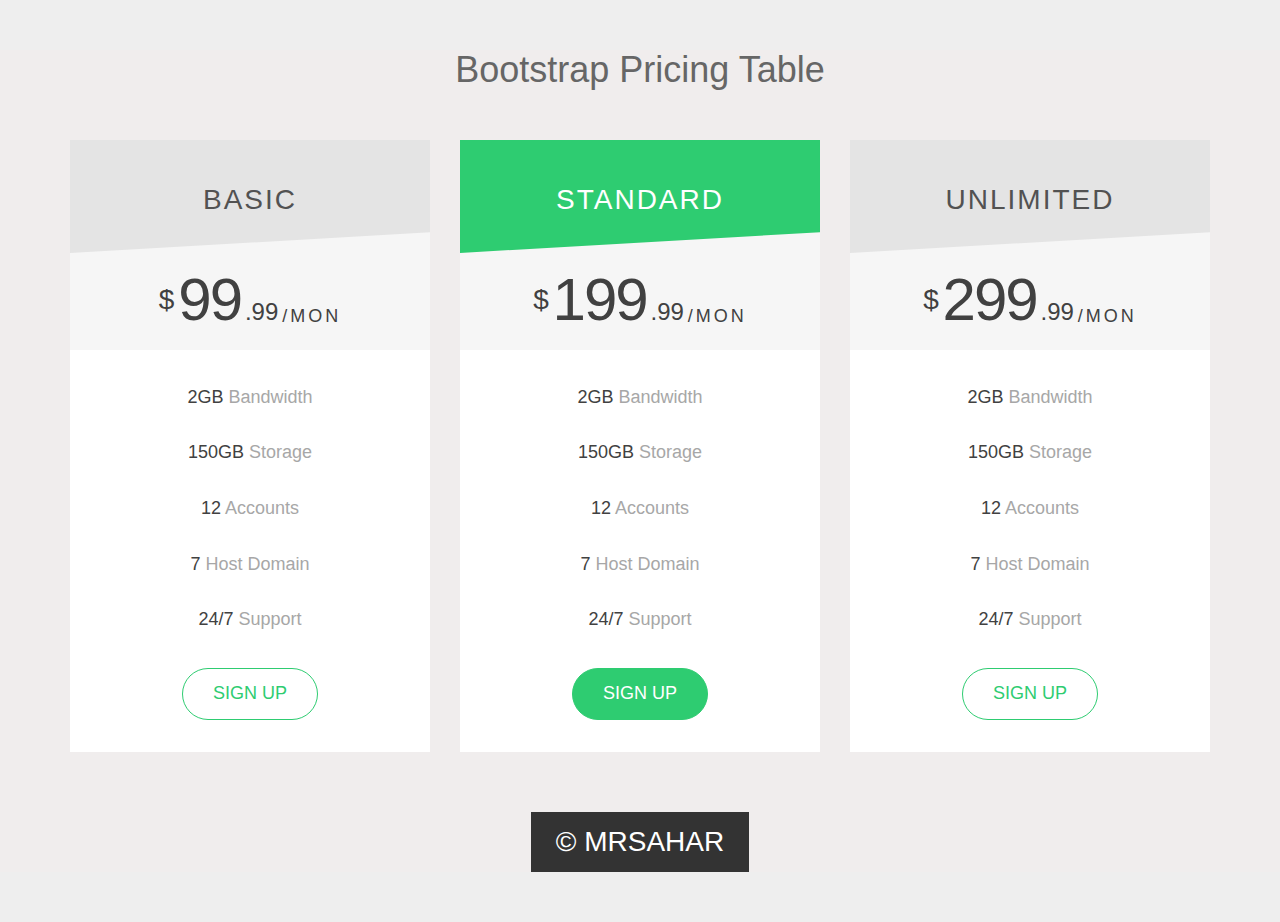
<file: pricing.html>
<!DOCTYPE html>
<html lang="en">
<head>
    <meta charset="UTF-8">
    <meta http-equiv="X-UA-Compatible" content="IE=edge">
    <meta name="viewport" content="width=device-width, initial-scale=1.0">
    <link rel="stylesheet" href="https://maxcdn.bootstrapcdn.com/font-awesome/4.5.0/css/font-awesome.min.css" />
    <link rel="stylesheet" href="https://maxcdn.bootstrapcdn.com/bootstrap/3.3.5/css/bootstrap.min.css" />
    <link rel="stylesheet" href="./css/pricing.css" />

    <title>Document</title>
</head>
<body>
    <! ========================  
    Syed Sahar Ali Raza      
  ========================  !>
<div id="generic_price_table">   
<section>
        <div class="container">
            <div class="row">
                <div class="col-md-12">
                    <!--PRICE HEADING START-->
                    <div class="price-heading clearfix">
                        <h1>Bootstrap Pricing Table</h1>
                    </div>
                    <!--//PRICE HEADING END-->
                </div>
            </div>
        </div>
        <div class="container">
            
            <!--BLOCK ROW START-->
            <div class="row">
                <div class="col-md-4">
                
                  <!--PRICE CONTENT START-->
                    <div class="generic_content clearfix">
                        
                        <!--HEAD PRICE DETAIL START-->
                        <div class="generic_head_price clearfix">
                        
                            <!--HEAD CONTENT START-->
                            <div class="generic_head_content clearfix">
                            
                              <!--HEAD START-->
                                <div class="head_bg"></div>
                                <div class="head">
                                    <span>Basic</span>
                                </div>
                                <!--//HEAD END-->
                                
                            </div>
                            <!--//HEAD CONTENT END-->
                            
                            <!--PRICE START-->
                            <div class="generic_price_tag clearfix">  
                                <span class="price">
                                    <span class="sign">$</span>
                                    <span class="currency">99</span>
                                    <span class="cent">.99</span>
                                    <span class="month">/MON</span>
                                </span>
                            </div>
                            <!--//PRICE END-->
                            
                        </div>                            
                        <!--//HEAD PRICE DETAIL END-->
                        
                        <!--FEATURE LIST START-->
                        <div class="generic_feature_list">
                          <ul>
                              <li><span>2GB</span> Bandwidth</li>
                                <li><span>150GB</span> Storage</li>
                                <li><span>12</span> Accounts</li>
                                <li><span>7</span> Host Domain</li>
                                <li><span>24/7</span> Support</li>
                            </ul>
                        </div>
                        <!--//FEATURE LIST END-->
                        
                        <!--BUTTON START-->
                        <div class="generic_price_btn clearfix">
                          <a class="" href="">Sign up</a>
                        </div>
                        <!--//BUTTON END-->
                        
                    </div>
                    <!--//PRICE CONTENT END-->
                        
                </div>
                
                <div class="col-md-4">
                
                  <!--PRICE CONTENT START-->
                    <div class="generic_content active clearfix">
                        
                        <!--HEAD PRICE DETAIL START-->
                        <div class="generic_head_price clearfix">
                        
                            <!--HEAD CONTENT START-->
                            <div class="generic_head_content clearfix">
                            
                              <!--HEAD START-->
                                <div class="head_bg"></div>
                                <div class="head">
                                    <span>Standard</span>
                                </div>
                                <!--//HEAD END-->
                                
                            </div>
                            <!--//HEAD CONTENT END-->
                            
                            <!--PRICE START-->
                            <div class="generic_price_tag clearfix">  
                                <span class="price">
                                    <span class="sign">$</span>
                                    <span class="currency">199</span>
                                    <span class="cent">.99</span>
                                    <span class="month">/MON</span>
                                </span>
                            </div>
                            <!--//PRICE END-->
                            
                        </div>                            
                        <!--//HEAD PRICE DETAIL END-->
                        
                        <!--FEATURE LIST START-->
                        <div class="generic_feature_list">
                          <ul>
                              <li><span>2GB</span> Bandwidth</li>
                                <li><span>150GB</span> Storage</li>
                                <li><span>12</span> Accounts</li>
                                <li><span>7</span> Host Domain</li>
                                <li><span>24/7</span> Support</li>
                            </ul>
                        </div>
                        <!--//FEATURE LIST END-->
                        
                        <!--BUTTON START-->
                        <div class="generic_price_btn clearfix">
                          <a class="" href="">Sign up</a>
                        </div>
                        <!--//BUTTON END-->
                        
                    </div>
                    <!--//PRICE CONTENT END-->
                        
                </div>
                <div class="col-md-4">
                
                  <!--PRICE CONTENT START-->
                    <div class="generic_content clearfix">
                        
                        <!--HEAD PRICE DETAIL START-->
                        <div class="generic_head_price clearfix">
                        
                            <!--HEAD CONTENT START-->
                            <div class="generic_head_content clearfix">
                            
                              <!--HEAD START-->
                                <div class="head_bg"></div>
                                <div class="head">
                                    <span>Unlimited</span>
                                </div>
                                <!--//HEAD END-->
                                
                            </div>
                            <!--//HEAD CONTENT END-->
                            
                            <!--PRICE START-->
                            <div class="generic_price_tag clearfix">  
                                <span class="price">
                                    <span class="sign">$</span>
                                    <span class="currency">299</span>
                                    <span class="cent">.99</span>
                                    <span class="month">/MON</span>
                                </span>
                            </div>
                            <!--//PRICE END-->
                            
                        </div>                            
                        <!--//HEAD PRICE DETAIL END-->
                        
                        <!--FEATURE LIST START-->
                        <div class="generic_feature_list">
                          <ul>
                              <li><span>2GB</span> Bandwidth</li>
                                <li><span>150GB</span> Storage</li>
                                <li><span>12</span> Accounts</li>
                                <li><span>7</span> Host Domain</li>
                                <li><span>24/7</span> Support</li>
                            </ul>
                        </div>
                        <!--//FEATURE LIST END-->
                        
                        <!--BUTTON START-->
                        <div class="generic_price_btn clearfix">
                          <a class="" href="">Sign up</a>
                        </div>
                        <!--//BUTTON END-->
                        
                    </div>
                    <!--//PRICE CONTENT END-->
                        
                </div>
            </div>  
            <!--//BLOCK ROW END-->
            
        </div>
    </section>             
  <footer>
      <a class="bottom_btn" href="#">&copy; MrSahar</a>
    </footer>
</div>
</body>
</html>
</file>
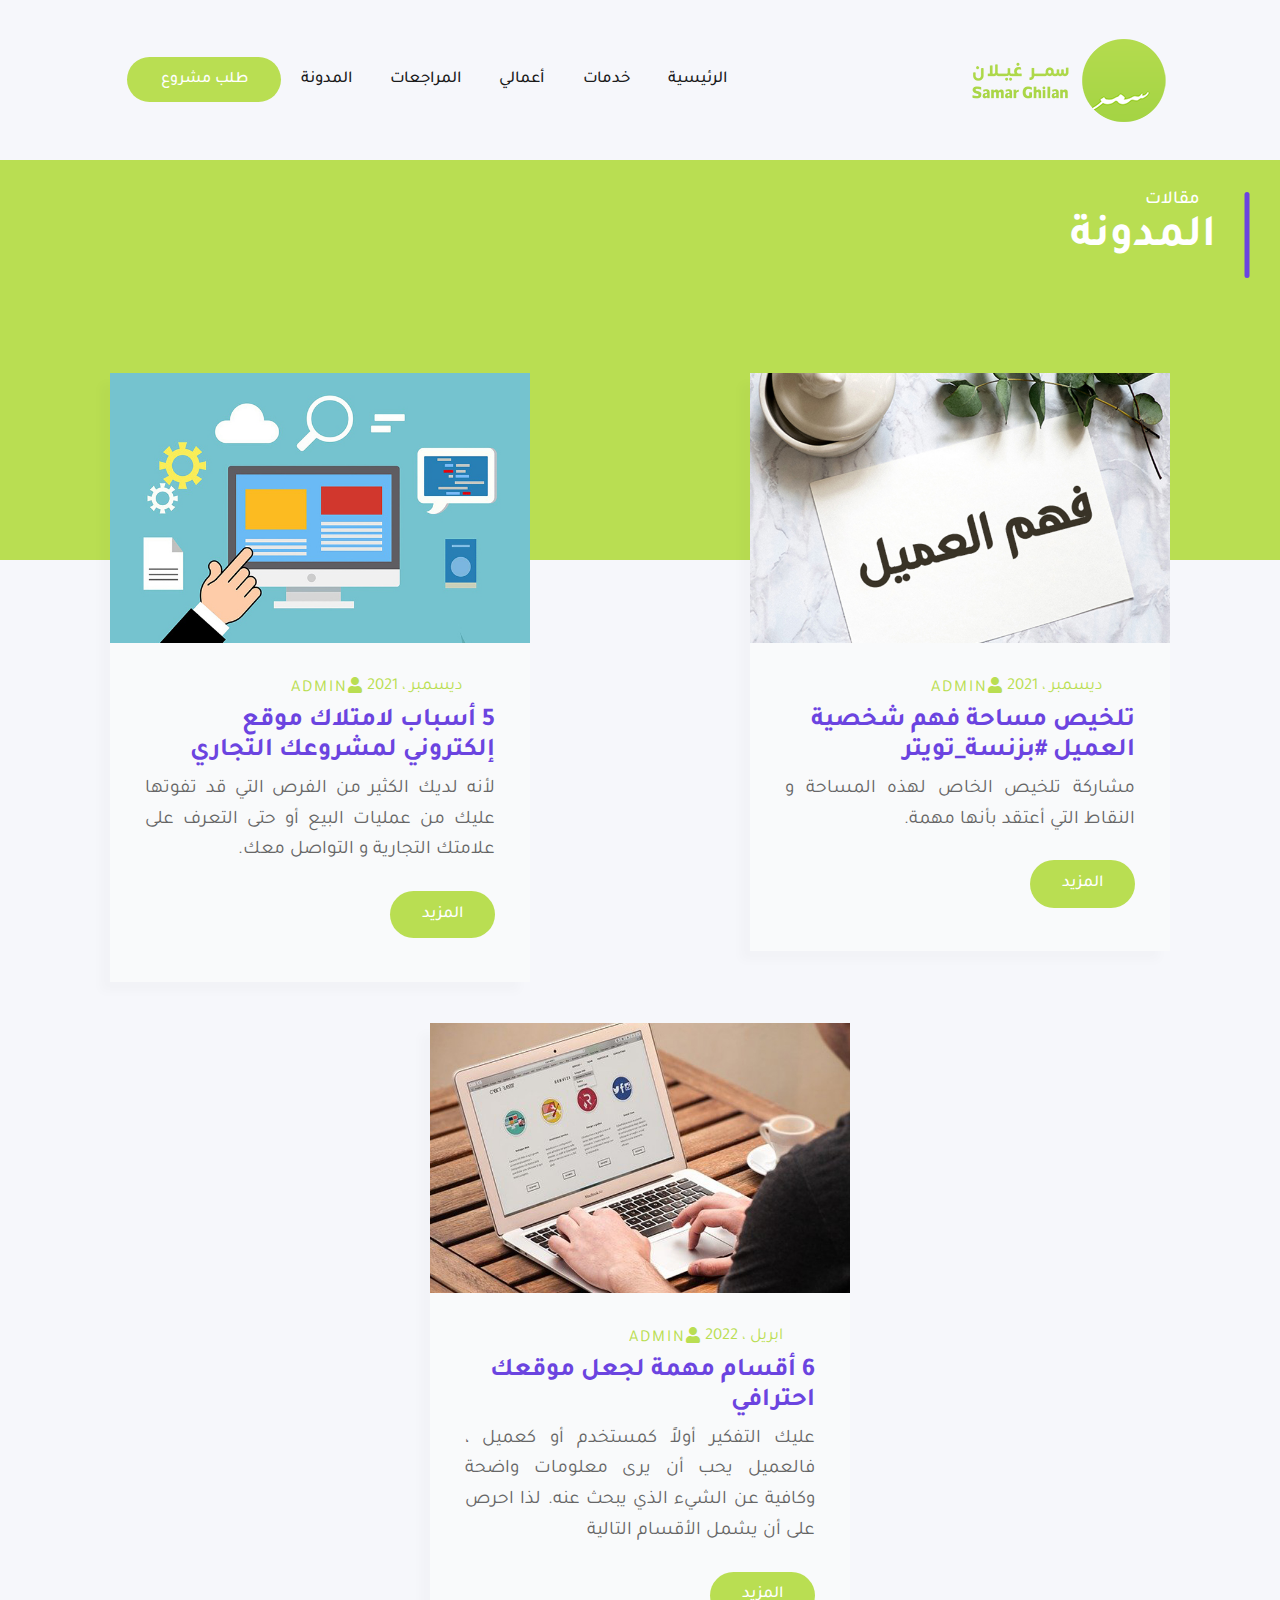
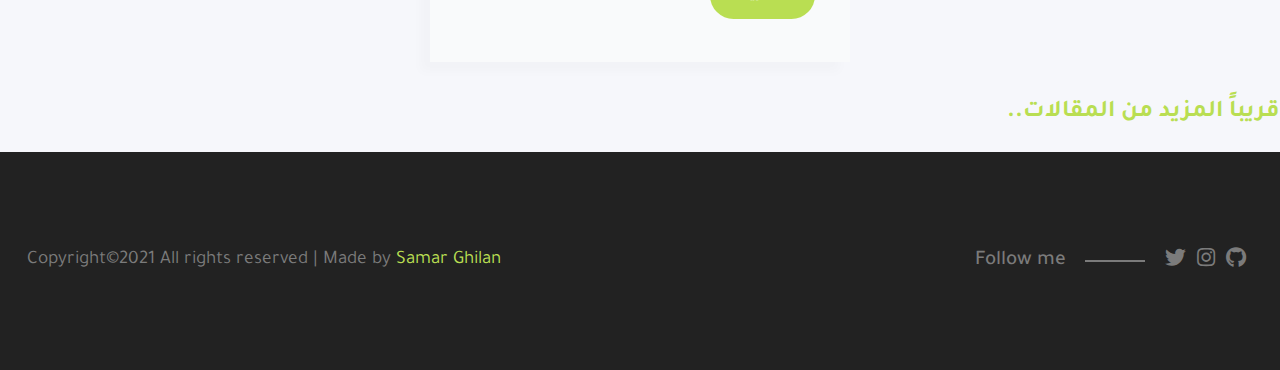
<file: blog/blog.html>
<html lang="ar">

<head>
  <meta charset="UTF-8">
  <meta http-equiv="X-UA-Compatible" content="IE=edge">
  <meta name="viewport" content="width=device-width, initial-scale=1.0">
  <link rel="icon" href="/img/icon.png" />
  <link rel="stylesheet" href="/css/blogstyle.css" />
  <link rel="stylesheet" href="https://cdnjs.cloudflare.com/ajax/libs/font-awesome/5.15.1/css/all.min.css" />
  <link rel="stylesheet" href="/css/blogstyle.css" />
  <title>المدونة</title>
</head>

<body>
  <header id="header" dir="rtl">
    <nav>
      <div class="container">
        <div class="logo">
          <img src="/img/small-logo2.png" alt="" />
        </div>

        <div class="links">
          <ul>

            <li>
              <a href="/#header">الرئيسية</a>
            </li>
            <li>
              <a href="/#services">خدمات</a>
            </li>
            <li>
              <a href="/#portfolio">أعمالي</a>
            </li>

            <li>
              <a href="/#testimonials">المراجعات</a>
            </li>
            <li>
              <a href="/blog/blog.html">المدونة</a>
            </li>

            <li>
              <a href="/#hireme" class="active">طلب مشروع </a>
            </li>
          </ul>
        </div>


        <div class="hamburger-menu">
          <div class="bar"></div>
        </div>
      </div>
    </nav>



  </header>
  <section class="blog section " dir="rtl" |>
    <div class="background-bg">

    </div>
    <div class="container grid">
      <div class="section-header">
        <h3 class="title" data-title="مقالات ">المدونة</h3>
        <p class="text">
          تجد هنا الإفادة و تعيش معي تجاربي
        </p>
      </div>
      <div class="blog-wrapper">
        <div class="blog-wrap">


          <div class="blog-card">
            <div class="blog-image">
              <img src="/img/فهم-العميل.jpg" alt="" />
            </div>

            <div class="blog-content">
              <div class="blog-info">
                <h5 class="blog-date">ديسمبر ، 2021</h5>
                <h5 class="blog-user"><i class="fas fa-user"></i>Admin</h5>
              </div>
              <h3 class="title-sm"> تلخيص مساحة فهم شخصية العميل #بزنسة_تويتر </h3>
              <p class="blog-text">
                مشاركة تلخيص الخاص لهذه المساحة و النقاط التي أعتقد بأنها مهمة.

              </p>
              <a href="./blogs/فهم-شخصية-العميل-بزنسة-تويتر.html" class="btn small">المزيد</a>
            </div>
          </div>
        </div>
        <div class="blog-wrap">
          <div class="blog-card">
            <div class="blog-image">
              <img src="/img/web.jpg" alt="" />
            </div>

            <div class="blog-content">
              <div class="blog-info">
                <h5 class="blog-date">ديسمبر ، 2021</h5>
                <h5 class="blog-user"><i class="fas fa-user"></i>Admin</h5>
              </div>
              <h3 class="title-sm"> 5 أسباب لامتلاك موقع إلكتروني لمشروعك التجاري</h3>
              <p class="blog-text">
                لأنه لديك الكثير من الفرص التي قد تفوتها عليك من عمليات البيع أو حتى التعرف على علامتك التجارية و
                التواصل
                معك.
              </p>
              <a href="./blogs/reasone-to-have-website-for-business.html" class="btn small">المزيد</a>
            </div>
          </div>


        </div>

        <div class="blog-wrap">
          <div class="blog-card">
            <div class="blog-image">
              <img src="/img/blog3.jpg" alt="" />
            </div>

            <div class="blog-content">
              <div class="blog-info">
                <h5 class="blog-date">ابريل ، 2022</h5>
                <h5 class="blog-user"><i class="fas fa-user"></i>Admin</h5>
              </div>
              <h3 class="title-sm"> 6 أقسام مهمة لجعل موقعك احترافي</h3>
              <p class="blog-text">عليك التفكير أولاً كمستخدم أو كعميل ، فالعميل يحب أن يرى معلومات واضحة وكافية عن الشيء الذي يبحث عنه. لذا احرص على أن يشمل الأقسام التالية
              </p>
              <a href="./blogs/6-أقسام-مهمة-لجعل-موقعك-احترافي.html" class="btn small">المزيد</a>
            </div>
          </div>


        </div>

      </div>
    </div>


    <h2>قريباً المزيد من المقالات..</h2>
  </section>
  <footer class="footer">
    <div class="container">

      <div class="bottom-footer">
        <div class="copyright">
          <p class="text">
            Copyright&copy;2021 All rights reserved | Made by
            <span>Samar Ghilan</span>
          </p>
        </div>

        <div class="followme-wrap">
          <div class="followme">
            <h3>Follow me</h3>
            <span class="footer-line"></span>
            <div class="social-media">

              <a href="https://mobile.twitter.com/samar_225">
                <i class="fab fa-twitter"></i>
              </a>
              <a href="https://www.instagram.com/samar225/">
                <i class="fab fa-instagram"></i>
              </a>
              <a href="https://github.com/samar225?tab=repositories">
                <i class="fab fa-github"></i>
              </a>
            </div>
          </div>


        </div>
      </div>
    </div>
  </footer>
  <script src="/js/app.js"></script>
</body>

</html>
</file>
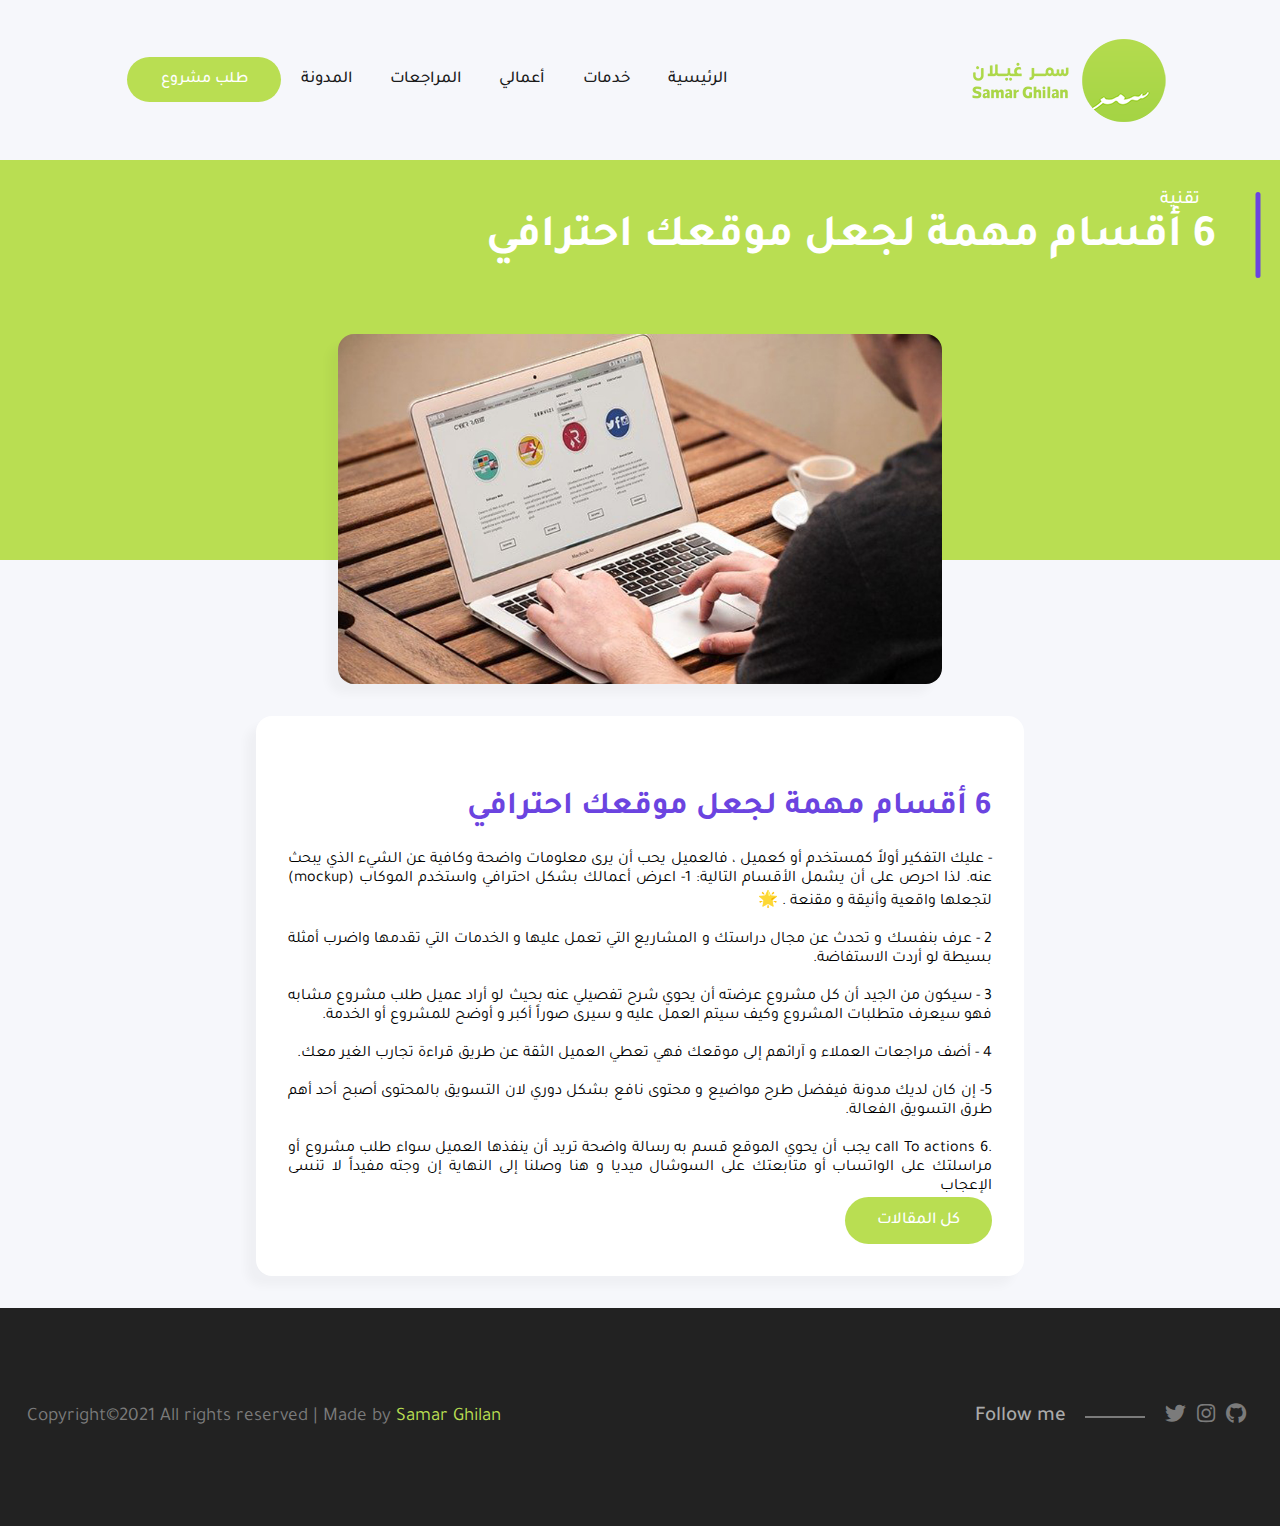
<file: blog/blogs/6-أقسام-مهمة-لجعل-موقعك-احترافي.html>
<html lang="ar">

<head>
    <meta http-equiv="X-UA-Compatible" content="IE=edge">
    <meta name="viewport" content="width=device-width, initial-scale=1">
    <meta name="robots" content="index, nofollow, max-image-preview:large, max-snippet:-1, max-video-preview:-1">

    <!-- Global site tag (gtag.js) - Google Analytics -->
    <script async src="https://www.googletagmanager.com/gtag/js?id=UA-214739588-1"></script>
    <script>
        window.dataLayer = window.dataLayer || [];
        function gtag() { dataLayer.push(arguments); }
        gtag('js', new Date());

        gtag('config', 'UA-214739588-1');
    </script>

    <link rel="stylesheet" href="https://cdnjs.cloudflare.com/ajax/libs/font-awesome/5.15.1/css/all.min.css" />
    <meta charset="UTF-8">
    <meta http-equiv="X-UA-Compatible" content="IE=edge">
    <meta name="viewport" content="width=device-width, initial-scale=1.0">
    <link rel="icon" href="/img/icon.png" />
    <link rel="stylesheet" href="/css/blogstyle.css" />

    <!-- SEO -->
    <title>6 أقسام مهمة لجعل موقعك احترافي - Samar Ghilan</title>
    <meta name="description"
        content="عليك التفكير أولاً كمستخدم أو كعميل ، فالعميل يحب أن يرى معلومات واضحة وكافية عن الشيء الذي يبحث عنه. لذا احرص على أن يشمل الأقسام التالية:">
    <link rel="canonical" href="https://samar-ghilan.netlify.app/blog/blogs/6-أقسام-مهمة-لجعل-موقعك-احترافي.html">
    <meta property="og:locale" content="ar_AR">
    <meta property="og:type" content="article">
    <meta property="og:title" content="6 أقسام مهمة لجعل موقعك احترافي - Samar Ghilan">
    <meta property="og:description"
        content="6 أقسام مهمة لجعل موقعك احترافي">
    <meta property="og:url" content="https://samar-ghilan.netlify.app/blog/blogs/6-أقسام-مهمة-لجعل-موقعك-احترافي.html">
    <meta property="og:site_name" content="Samar Ghilan">
    <meta property="article:published_time" content="2022-04-10T16:59:26+00:00">
    <meta property="article:modified_time" content="2022-04-10T16:59:32+00:00">
    <meta name="twitter:card" content="summary_large_image">
    <meta name="twitter:label1" content="كُتب بواسطة">
    <meta name="twitter:data1" content="samar_225">
    <meta name="twitter:label2" content="وقت القراءة المُقدّر">
    <meta name="twitter:data2" content="3 دقائق">
</head>

<body>

    <header id="header" dir="rtl">
        <nav>
            <div class="container">
                <div class="logo">
                    <img src="/img/small-logo2.png" alt="" />
                </div>

                <div class="links">
                    <ul>

                        <li>
                            <a href="/#header">الرئيسية</a>
                        </li>
                        <li>
                            <a href="/#services">خدمات</a>
                        </li>
                        <li>
                            <a href="/#portfolio">أعمالي</a>
                        </li>
                        <li>
                            <a href="/#testimonials">المراجعات</a>
                        </li>
                        <li>
                            <a href="/blog/blog.html">المدونة</a>
                        </li>

                        <li>
                            <a href="/#hireme" class="active">طلب مشروع </a>
                        </li>
                    </ul>
                </div>


                <div class="hamburger-menu">
                    <div class="bar"></div>
                </div>
            </div>
        </nav>



    </header>


    <section class="blog section" id="blog" dir="rtl">
        <div class="background-bg">

        </div>

        <div class="container">
            <div class="section-header">
                <h3 class="title" data-title="تقنية">6 أقسام مهمة لجعل موقعك احترافي </h3>
            </div>

            <div class="section-body">
                <div class="header-image">
                    <img src="/img/blog3.jpg" alt="" srcset="">
                </div>
                <div class="container2">
                    <article class="article">
                        <br class="text">
                         
                            <h1>6 أقسام مهمة لجعل موقعك احترافي </h1>

                             
                            - عليك التفكير أولاً كمستخدم أو كعميل ، فالعميل يحب أن يرى معلومات واضحة وكافية عن الشيء الذي يبحث عنه. لذا احرص على أن يشمل الأقسام التالية:  
                        1- اعرض أعمالك بشكل احترافي واستخدم الموكاب (mockup) لتجعلها واقعية وأنيقة و مقنعة . 🌟
                    </br> </br> 2 - عرف بنفسك و تحدث عن مجال دراستك و  المشاريع التي تعمل عليها و الخدمات التي تقدمها واضرب أمثلة بسيطة لو أردت الاستفاضة.
                </br>  </br> 3 - سيكون من الجيد أن كل مشروع عرضته أن يحوي شرح تفصيلي عنه بحيث
                           لو أراد عميل طلب مشروع مشابه فهو سيعرف متطلبات المشروع وكيف سيتم  العمل عليه و سيرى صوراً أكبر  و أوضح للمشروع أو الخدمة. 
                        </br> </br> 4 - أضف مراجعات العملاء و آرائهم إلى موقعك فهي تعطي العميل الثقة عن طريق قراءة تجارب الغير معك.
                    </br>  </br>  5- إن كان لديك مدونة فيفضل طرح مواضيع و محتوى نافع بشكل دوري لان التسويق بالمحتوى أصبح أحد أهم طرق التسويق الفعالة.
                </br> </br>  .6 call To actions يجب أن يحوي الموقع قسم به رسالة واضحة تريد أن ينفذها العميل سواء طلب مشروع أو مراسلتك على الواتساب أو متابعتك على السوشال ميديا 
                           و هنا وصلنا إلى النهاية  إن وجته مفيداً لا تنسى الإعجاب

                        
                            <script async src="https://platform.twitter.com/widgets.js" charset="utf-8"></script>

                            <br />
                            </p>
                            <a href="/blog/blog.html" class="btn small">كل المقالات</a>
                    </article>
                    
                </div>
            </div>
            

        </div>
    </section>

    <footer class="footer">
        <div class="container">

            <div class="bottom-footer">
                <div class="copyright">
                    <p class="text">
                        Copyright&copy;2021 All rights reserved | Made by
                        <span>Samar Ghilan</span>
                    </p>
                </div>

                <div class="followme-wrap">
                    <div class="followme">
                        <h3 class="text">Follow me</h3>
                        <span class="footer-line"></span>
                        <div class="social-media">

                            <a href="https://mobile.twitter.com/samar_225">
                                <i class="fab fa-twitter"></i>
                            </a>
                            <a href="https://www.instagram.com/samar225/">
                                <i class="fab fa-instagram"></i>
                            </a>
                            <a href="https://github.com/samar225?tab=repositories">
                                <i class="fab fa-github"></i>
                            </a>
                        </div>
                    </div>

                </div>
            </div>
        
        </div>
    </footer>
    <script src="/js/app.js"></script>
</body>

</html>
</file>
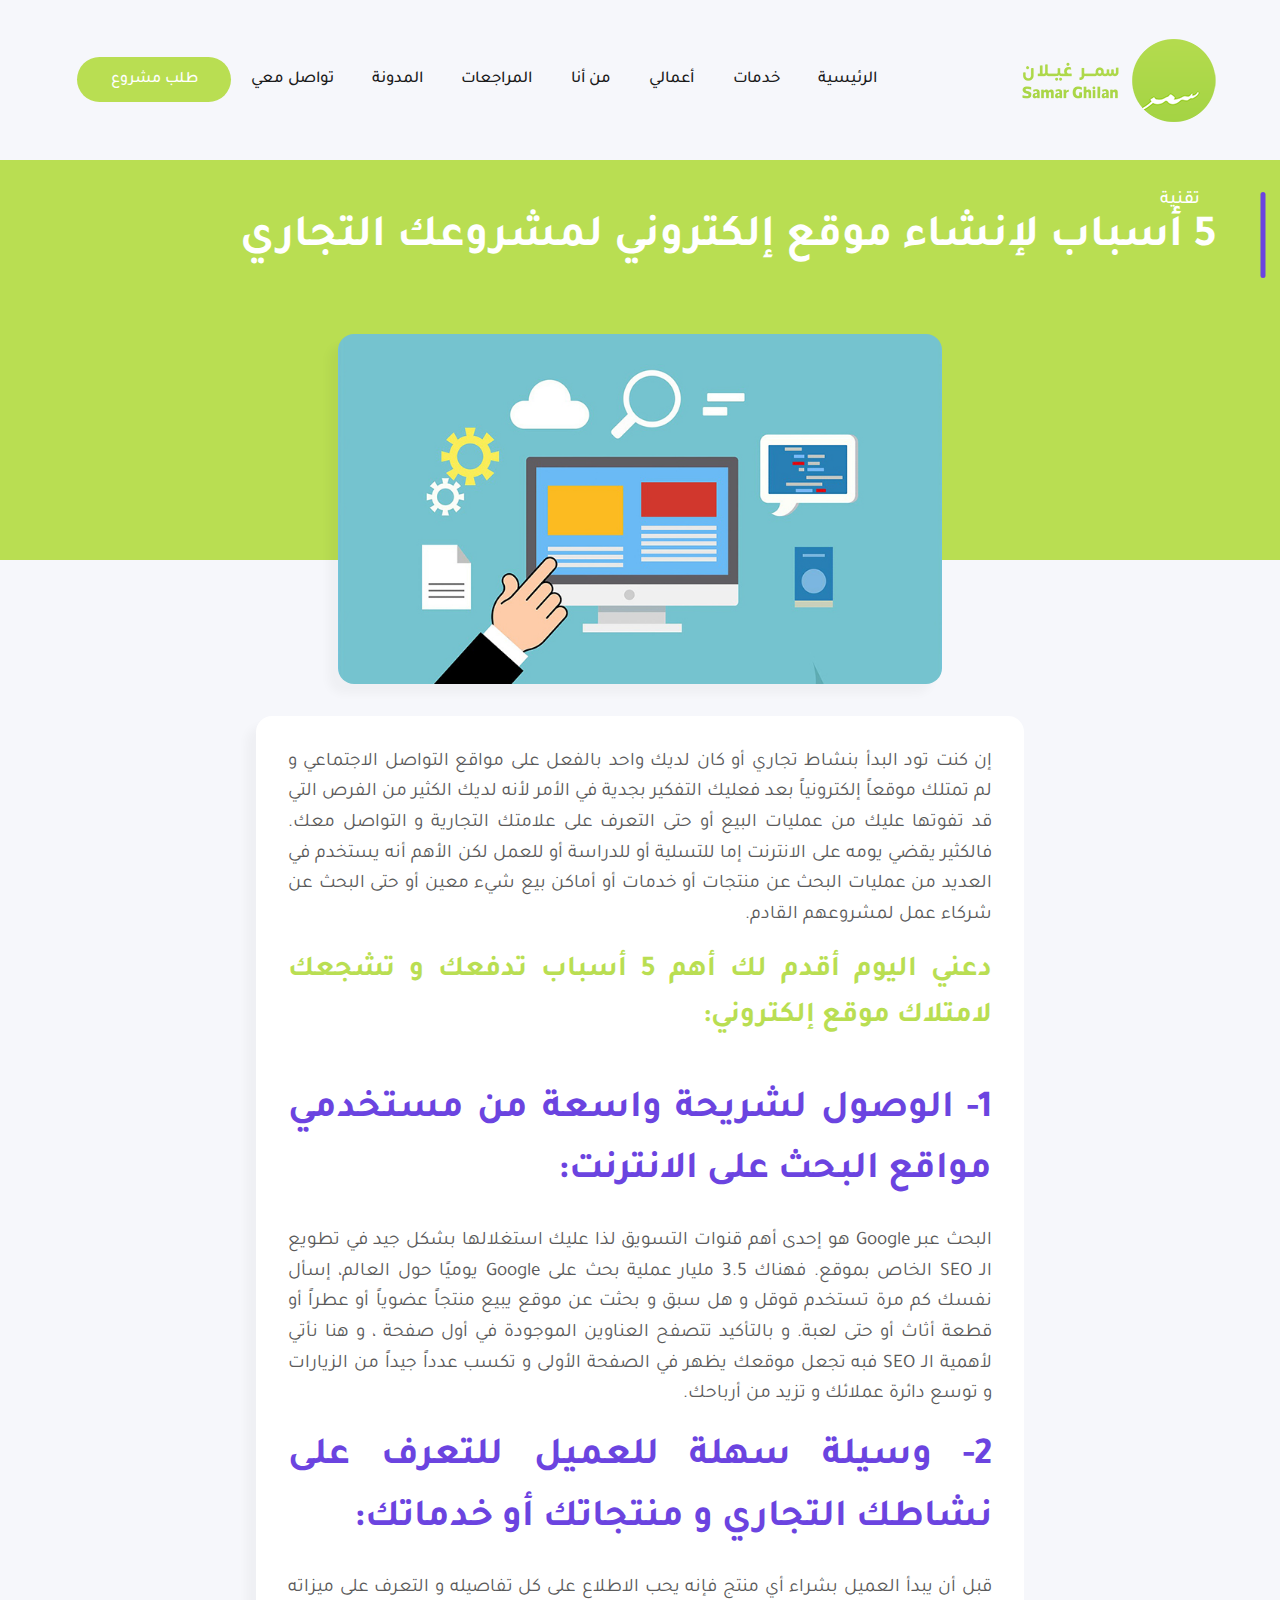
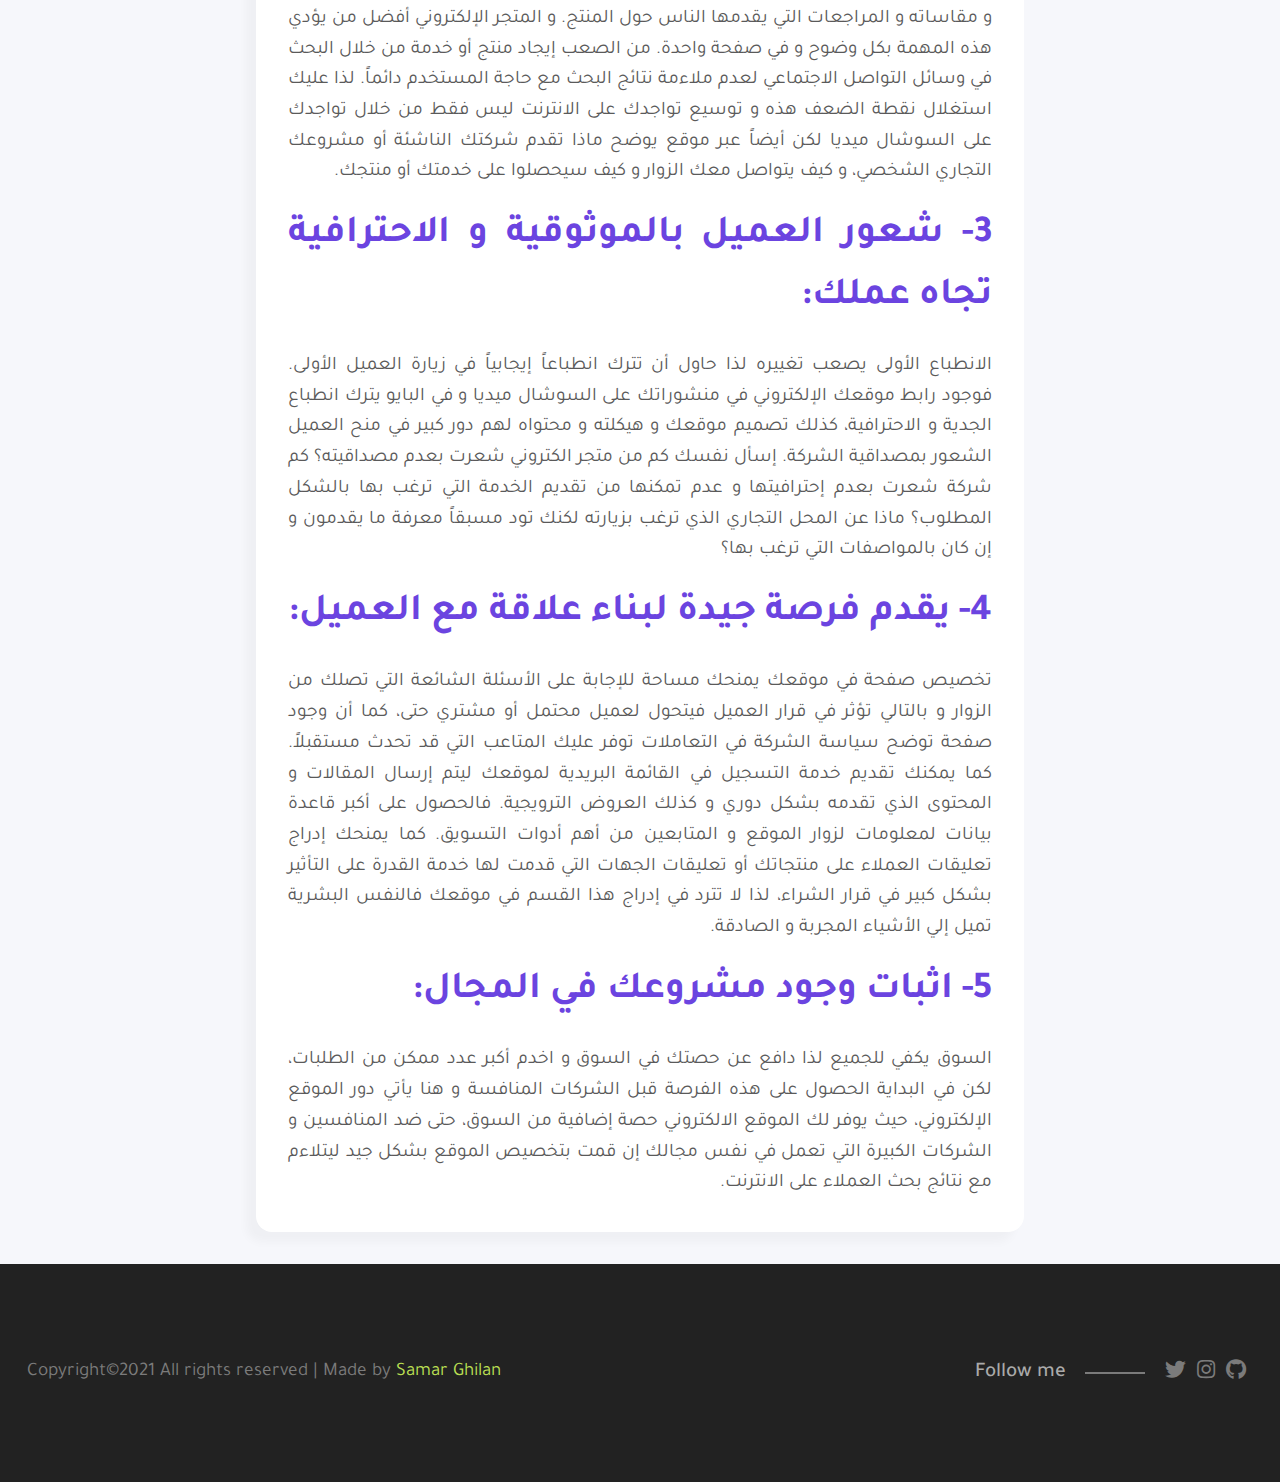
<file: blog/blogs/reasone-to-have-website-for-business.html>
<html lang="ar">

<head>
  <meta http-equiv="X-UA-Compatible" content="IE=edge">
  <meta name="viewport" content="width=device-width, initial-scale=1">
  <meta name="robots" content="index, nofollow, max-image-preview:large, max-snippet:-1, max-video-preview:-1">

  <!-- Global site tag (gtag.js) - Google Analytics -->
  <script async src="https://www.googletagmanager.com/gtag/js?id=UA-214739588-1"></script>
  <script>
    window.dataLayer = window.dataLayer || [];
    function gtag() { dataLayer.push(arguments); }
    gtag('js', new Date());

    gtag('config', 'UA-214739588-1');
  </script>

<link rel="stylesheet" href="https://cdnjs.cloudflare.com/ajax/libs/font-awesome/5.15.1/css/all.min.css" />
  <meta charset="UTF-8">
  <meta http-equiv="X-UA-Compatible" content="IE=edge">
  <meta name="viewport" content="width=device-width, initial-scale=1.0">
  <link rel="icon" href="/img/icon.png" />
  <link rel="stylesheet" href="/css/blogstyle.css" />

  <!-- SEO -->
  <title>5 أسباب لإنشاء موقع إلكتروني لمشروعك التجاري - Samar Ghilan</title>
  <meta name="description"
    content="دعني اليوم أقدم لك أهم 5 أسباب تدفعك و تشجعك لإنشاء موقع إلكتروني إن لم تكن تمتلك واحداً أنه لديك الكثير من الفرص التي قد تفوتها عليك.">
  <link rel="canonical" href="https://samar-ghilan.netlify.app/blog/blogs/reasone-to-have-website-for-business.html">
  <meta property="og:locale" content="ar_AR">
  <meta property="og:type" content="article">
  <meta property="og:title" content="5 أسباب لإنشاء موقع إلكتروني لمشروعك التجاري - Samar Ghilan">
  <meta property="og:description"
    content="دعني اليوم أقدم لك أهم 5 أسباب تدفعك و تشجعك لإنشاء موقع إلكتروني إن لم تكن تمتلك واحداً أنه لديك الكثير من الفرص التي قد تفوتها عليك.">
  <meta property="og:url"
    content="https://samar-ghilan.netlify.app/blog/blogs/reasone-to-have-website-for-business.html">
  <meta property="og:site_name" content="Samar Ghilan">
  <meta property="article:published_time" content="2021-12-14T16:59:26+00:00">
  <meta property="article:modified_time" content="2021-12-14T16:59:32+00:00">
  <meta name="twitter:card" content="summary_large_image">
  <meta name="twitter:label1" content="كُتب بواسطة">
  <meta name="twitter:data1" content="samar_225">
  <meta name="twitter:label2" content="وقت القراءة المُقدّر">
  <meta name="twitter:data2" content="3 دقائق">
  <!-- /SEO  -->
</head>
<body >
<header id="header" dir="rtl">
  <nav>
    <div class="container">
      <div class="logo">
        <img src="/img/small-logo2.png" alt="" />
      </div>

      <div class="links">
        <ul>

          <li>
            <a href="/#header">الرئيسية</a>
          </li>
          <li>
            <a href="/#services">خدمات</a>
          </li>
          <li>
            <a href="/#portfolio">أعمالي</a>
          </li>
          <li>
            <a href="/#about">من أنا</a>
          </li>
          <li>
            <a href="/#testimonials">المراجعات</a>
          </li>
          <li>
            <a href="/blog/blog.html">المدونة</a>
          </li>
          <li>
            <a href="/#contact">تواصل معي</a>
          </li>
          <li>
            <a href="/#hireme" class="active">طلب مشروع </a>
          </li>
        </ul>
      </div>


      <div class="hamburger-menu">
        <div class="bar"></div>
      </div>
    </div>
  </nav>



</header>


  <section class="blog section" id="blog" dir="rtl">
    <div class="background-bg">

    </div>

    <div class="container">
      <div class="section-header">
        <h3 class="title" data-title="تقنية"> 5 أسباب لإنشاء موقع إلكتروني لمشروعك التجاري</h3>
      </div>

      <div class="section-body">
        <div class="header-image">
          <img src="/img/web.jpg" alt="" srcset="">
        </div>
        <div class="container2">
          <article class="article">
            <div class="text">
              <p>إن كنت تود البدأ بنشاط تجاري أو كان لديك واحد بالفعل على مواقع التواصل الاجتماعي و لم تمتلك
                موقعاً
                إلكترونياً بعد فعليك التفكير بجدية في الأمر لأنه لديك الكثير من الفرص التي قد تفوتها عليك من
                عمليات
                البيع أو حتى التعرف على علامتك التجارية و التواصل معك. فالكثير يقضي يومه على الانترنت إما
                للتسلية أو
                للدراسة أو للعمل لكن الأهم أنه يستخدم في العديد من عمليات البحث عن منتجات أو خدمات أو أماكن
                بيع
                شيء
                معين
                أو حتى البحث عن شركاء عمل لمشروعهم القادم.
              <h2> دعني اليوم أقدم لك أهم 5 أسباب تدفعك و تشجعك لامتلاك موقع إلكتروني:</h2>
              <h1> 1- الوصول لشريحة واسعة من مستخدمي مواقع البحث على الانترنت:</h1>
              البحث عبر Google هو إحدى أهم قنوات التسويق لذا عليك استغلالها بشكل جيد في تطويع الـ SEO الخاص
              بموقع.
              فهناك
              3.5 مليار عملية بحث على Google يوميًا حول العالم، إسأل نفسك كم مرة تستخدم قوقل و هل سبق و بحثت
              عن
              موقع
              يبيع
              منتجاً عضوياً أو عطراً أو قطعة أثاث أو حتى لعبة. و بالتأكيد تتصفح العناوين الموجودة في أول صفحة
              ، و
              هنا
              نأتي
              لأهمية الـ SEO فبه تجعل موقعك يظهر في الصفحة الأولى و تكسب عدداً جيداً من الزيارات و توسع دائرة
              عملائك و
              تزيد من أرباحك.

              <h1> 2- وسيلة سهلة للعميل للتعرف على نشاطك التجاري و منتجاتك أو خدماتك:</h1>
              قبل أن يبدأ العميل بشراء أي منتج فإنه يحب الاطلاع على كل تفاصيله و التعرف على ميزاته و مقاساته و
              المراجعات
              التي يقدمها الناس حول المنتج. و المتجر الإلكتروني أفضل من يؤدي هذه المهمة بكل وضوح و في صفحة
              واحدة.
              من
              الصعب
              إيجاد منتج أو خدمة من خلال البحث في وسائل التواصل الاجتماعي لعدم ملاءمة نتائج البحث مع حاجة
              المستخدم
              دائماً.
              لذا عليك استغلال نقطة الضعف هذه و توسيع تواجدك على الانترنت ليس فقط من خلال تواجدك على السوشال
              ميديا
              لكن
              أيضاً عبر موقع يوضح ماذا تقدم شركتك الناشئة أو مشروعك التجاري الشخصي، و كيف يتواصل معك الزوار و
              كيف
              سيحصلوا
              على خدمتك أو منتجك.

              <h1> 3- شعور العميل بالموثوقية و الاحترافية تجاه عملك:</h1>
              الانطباع الأولى يصعب تغييره لذا حاول أن تترك انطباعاً إيجابياً في زيارة العميل الأولى. فوجود
              رابط
              موقعك
              الإلكتروني في منشوراتك على السوشال ميديا و في البايو يترك انطباع الجدية و الاحترافية، كذلك تصميم
              موقعك و
              هيكلته و محتواه لهم دور كبير في منح العميل الشعور بمصداقية الشركة.


              إسأل نفسك كم من متجر الكتروني شعرت بعدم مصداقيته؟
              كم شركة شعرت بعدم إحترافيتها و عدم تمكنها من تقديم الخدمة التي ترغب بها بالشكل المطلوب؟
              ماذا عن المحل التجاري الذي ترغب بزيارته لكنك تود مسبقاً معرفة ما يقدمون و إن كان بالمواصفات التي
              ترغب
              بها؟

              <h1>4- يقدم فرصة جيدة لبناء علاقة مع العميل:</h1>
              تخصيص صفحة في موقعك يمنحك مساحة للإجابة على الأسئلة الشائعة التي تصلك من الزوار و بالتالي تؤثر
              في
              قرار
              العميل فيتحول لعميل محتمل أو مشتري حتى، كما أن وجود صفحة توضح سياسة الشركة في التعاملات توفر
              عليك
              المتاعب
              التي قد تحدث مستقبلاً.
              كما يمكنك تقديم خدمة التسجيل في القائمة البريدية لموقعك ليتم إرسال المقالات و المحتوى الذي تقدمه
              بشكل
              دوري و
              كذلك العروض الترويجية. فالحصول على أكبر قاعدة بيانات لمعلومات لزوار الموقع و المتابعين من أهم
              أدوات
              التسويق.
              كما يمنحك إدراج تعليقات العملاء على منتجاتك أو تعليقات الجهات التي قدمت لها خدمة القدرة على
              التأثير
              بشكل
              كبير في قرار الشراء، لذا لا تترد في إدراج هذا القسم في موقعك فالنفس البشرية تميل إلي الأشياء
              المجربة
              و
              الصادقة.

              <h1> 5- اثبات وجود مشروعك في المجال:</h1>
              السوق يكفي للجميع لذا دافع عن حصتك في السوق و اخدم أكبر عدد ممكن من الطلبات، لكن في البداية
              الحصول
              على
              هذه
              الفرصة قبل الشركات المنافسة و هنا يأتي دور الموقع الإلكتروني، حيث يوفر لك الموقع الالكتروني حصة
              إضافية
              من
              السوق، حتى ضد المنافسين و الشركات الكبيرة التي تعمل في نفس مجالك إن قمت بتخصيص الموقع بشكل جيد
              ليتلاءم
              مع
              نتائج بحث العملاء على الانترنت.
              </p>
          </article>
        </div>
      </div>

    </div>
  </section>

  <footer class="footer">
    <div class="container">

      <div class="bottom-footer">
        <div class="copyright">
          <p class="text">
            Copyright&copy;2021 All rights reserved | Made by
            <span>Samar Ghilan</span>
          </p>
        </div>

        <div class="followme-wrap">
          <div class="followme">
            <h3 class="text" >Follow me</h3>
            <span class="footer-line"></span>
            <div class="social-media">

              <a href="https://mobile.twitter.com/samar_225">
                <i class="fab fa-twitter"></i>
              </a>
              <a href="https://www.instagram.com/samar225/">
                <i class="fab fa-instagram"></i>
              </a>
              <a href="https://github.com/samar225?tab=repositories">
                <i class="fab fa-github"></i>
              </a>
            </div>
          </div>

        </div>
      </div>
    </div>
  </footer>
  <script src="/js/app.js"></script>
</body>

</html>
</file>
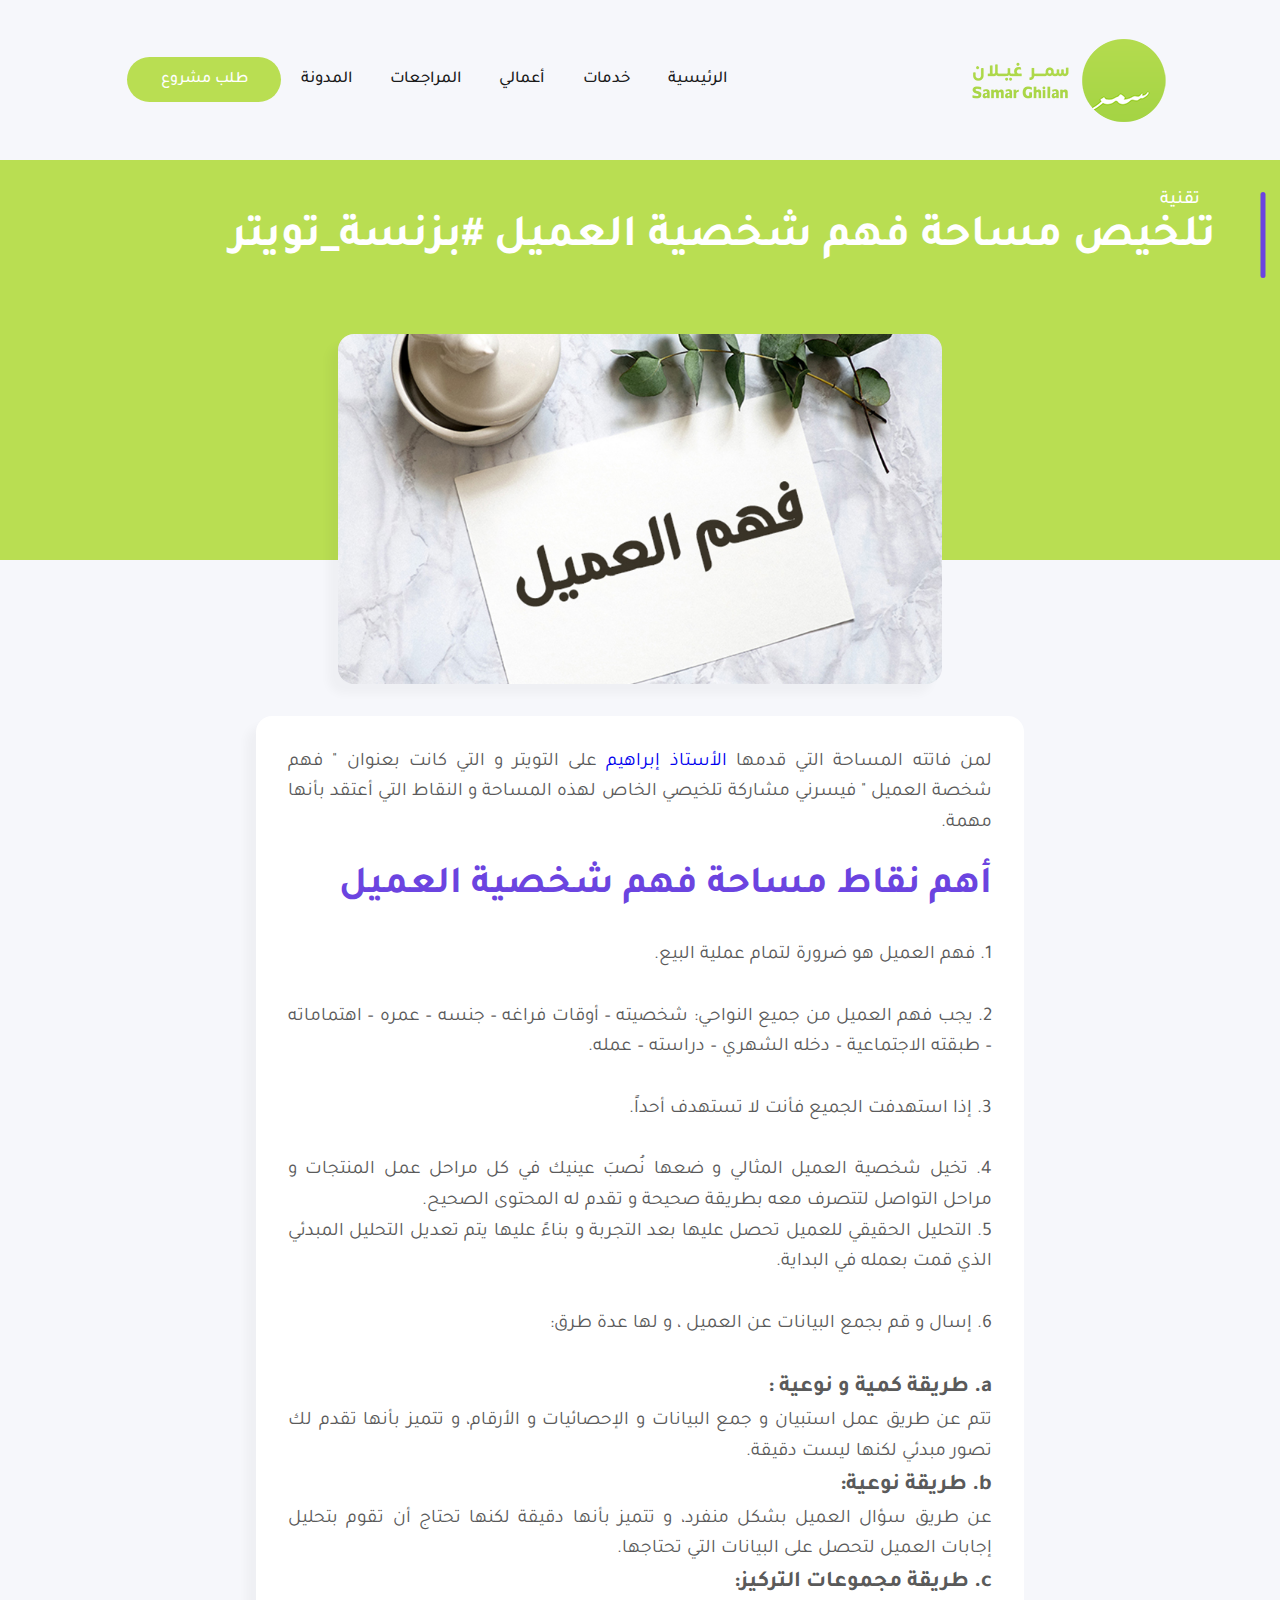
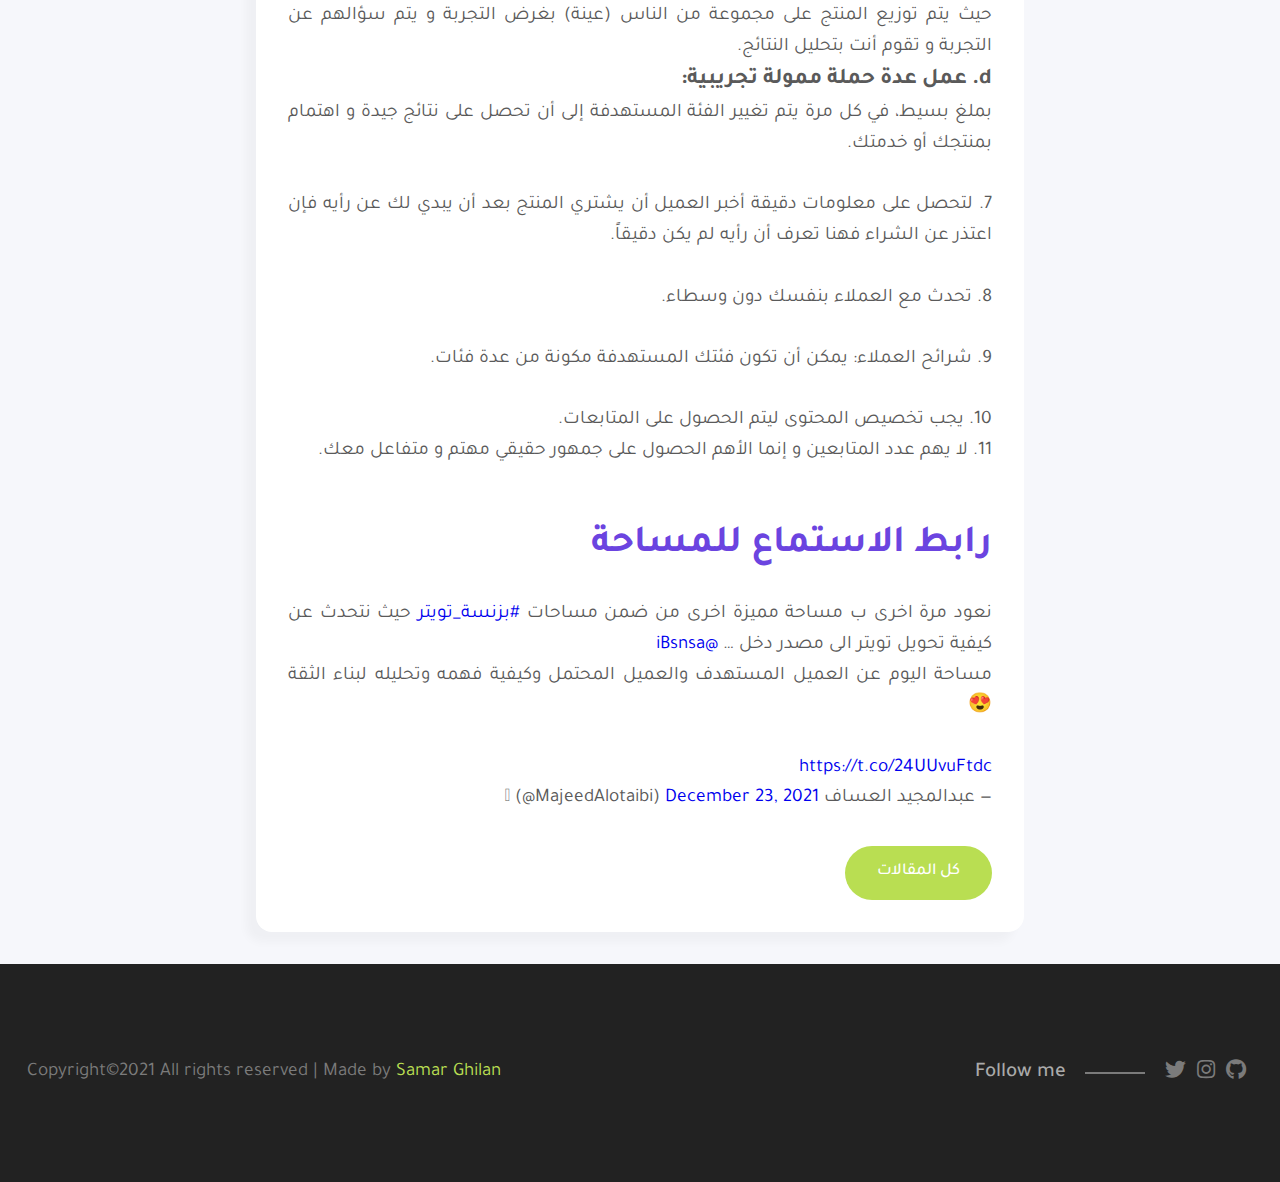
<file: blog/blogs/فهم-شخصية-العميل-بزنسة-تويتر.html>
<html lang="ar">

<head>
    <meta http-equiv="X-UA-Compatible" content="IE=edge">
    <meta name="viewport" content="width=device-width, initial-scale=1">
    <meta name="robots" content="index, nofollow, max-image-preview:large, max-snippet:-1, max-video-preview:-1">

    <!-- Global site tag (gtag.js) - Google Analytics -->
    <script async src="https://www.googletagmanager.com/gtag/js?id=UA-214739588-1"></script>
    <script>
        window.dataLayer = window.dataLayer || [];
        function gtag() { dataLayer.push(arguments); }
        gtag('js', new Date());

        gtag('config', 'UA-214739588-1');
    </script>

    <link rel="stylesheet" href="https://cdnjs.cloudflare.com/ajax/libs/font-awesome/5.15.1/css/all.min.css" />
    <meta charset="UTF-8">
    <meta http-equiv="X-UA-Compatible" content="IE=edge">
    <meta name="viewport" content="width=device-width, initial-scale=1.0">
    <link rel="icon" href="/img/icon.png" />
    <link rel="stylesheet" href="/css/blogstyle.css" />

    <!-- SEO -->
    <title>تلخيص مساحة فهم شخصية العميل #بزنسة_تويتر - Samar Ghilan</title>
    <meta name="description"
        content="دعني اليوم أقدم لك أهم 5 أسباب تدفعك و تشجعك لإنشاء موقع إلكتروني إن لم تكن تمتلك واحداً أنه لديك الكثير من الفرص التي قد تفوتها عليك.">
    <link rel="canonical" href="https://samar-ghilan.netlify.app/blog/blogs/فهم-شخصية-العميل-بزنسة-تويتر.html">
    <meta property="og:locale" content="ar_AR">
    <meta property="og:type" content="article">
    <meta property="og:title" content="تلخيص مساحة فهم شخصية العميل #بزنسة_تويتر - Samar Ghilan">
    <meta property="og:description"
        content="تلخيص مساحة فهم شخصية العميل #بزنسة_تويتر التي قام بطرها ابراهيم بزنسة على التويتر">
    <meta property="og:url" content="https://samar-ghilan.netlify.app/blog/blogs/فهم-شخصية-العميل-بزنسة-تويتر.html">
    <meta property="og:site_name" content="Samar Ghilan">
    <meta property="article:published_time" content="2021-12-28T16:59:26+00:00">
    <meta property="article:modified_time" content="2021-12-28T16:59:32+00:00">
    <meta name="twitter:card" content="summary_large_image">
    <meta name="twitter:label1" content="كُتب بواسطة">
    <meta name="twitter:data1" content="samar_225">
    <meta name="twitter:label2" content="وقت القراءة المُقدّر">
    <meta name="twitter:data2" content="3 دقائق">
</head>

<body>

    <header id="header" dir="rtl">
        <nav>
            <div class="container">
                <div class="logo">
                    <img src="/img/small-logo2.png" alt="" />
                </div>

                <div class="links">
                    <ul>

                        <li>
                            <a href="/#header">الرئيسية</a>
                        </li>
                        <li>
                            <a href="/#services">خدمات</a>
                        </li>
                        <li>
                            <a href="/#portfolio">أعمالي</a>
                        </li>
                        <li>
                            <a href="/#testimonials">المراجعات</a>
                        </li>
                        <li>
                            <a href="/blog/blog.html">المدونة</a>
                        </li>
                        <li>
                            <a href="/#hireme" class="active">طلب مشروع </a>
                        </li>
                    </ul>
                </div>


                <div class="hamburger-menu">
                    <div class="bar"></div>
                </div>
            </div>
        </nav>



    </header>


    <section class="blog section" id="blog" dir="rtl">
        <div class="background-bg">

        </div>

        <div class="container">
            <div class="section-header">
                <h3 class="title" data-title="تقنية">تلخيص مساحة فهم شخصية العميل #بزنسة_تويتر</h3>
            </div>

            <div class="section-body">
                <div class="header-image">
                    <img src="/img/فهم-العميل.jpg" alt="" srcset="">
                </div>
                <div class="container2">
                    <article class="article">
                        <div class="text">
                            <p>لمن فاتته المساحة التي قدمها
                                <a href="https://mobile.twitter.com/iBsnsa"> الأستاذ إبراهيم </a>
                                على التويتر و التي كانت بعنوان " فهم شخصة
                                العميل "
                                فيسرني مشاركة تلخيصي الخاص لهذه المساحة و النقاط التي أعتقد بأنها مهمة.


                            <h1>أهم نقاط مساحة فهم شخصية العميل </h1>


                            1. فهم العميل هو ضرورة لتمام عملية البيع.<br /><br />
                            2. يجب فهم العميل من جميع النواحي: شخصيته – أوقات فراغه – جنسه – عمره – اهتماماته – طبقته
                            الاجتماعية – دخله الشهري – دراسته – عمله.<br /><br />
                            3. إذا استهدفت الجميع فأنت لا تستهدف أحداً.<br /><br />
                            4. تخيل شخصية العميل المثالي و ضعها نُصبَ عينيك في كل مراحل عمل المنتجات و مراحل التواصل
                            لتتصرف معه بطريقة صحيحة و تقدم له المحتوى الصحيح.<br />
                            5. التحليل الحقيقي للعميل تحصل عليها بعد التجربة و بناءً عليها يتم تعديل التحليل المبدئي
                            الذي قمت بعمله في البداية.<br /><br />
                            6. إسال و قم بجمع البيانات عن العميل ، و لها عدة طرق:<br /> <br />
                            <h3>a. طريقة كمية و نوعية :</h3>
                            تتم عن طريق عمل استبيان و جمع البيانات و الإحصائيات و الأرقام، و
                            تتميز بأنها تقدم لك تصور مبدئي لكنها ليست دقيقة.<br />
                            <h3> b. طريقة نوعية: </h3>
                            عن طريق سؤال العميل بشكل منفرد، و تتميز بأنها دقيقة لكنها تحتاج أن تقوم
                            بتحليل إجابات العميل لتحصل على البيانات التي تحتاجها.<br />
                            <h3> c. طريقة مجموعات التركيز:</h3>
                            حيث يتم توزيع المنتج على مجموعة من الناس (عينة) بغرض التجربة و يتم
                            سؤالهم عن التجربة و تقوم أنت بتحليل النتائج.<br />

                            <h3> d. عمل عدة حملة ممولة تجريبية: </h3>
                            بملغ بسيط، في كل مرة يتم تغيير الفئة المستهدفة إلى أن تحصل على
                            نتائج جيدة و اهتمام بمنتجك أو خدمتك.<br /><br />
                            7. لتحصل على معلومات دقيقة أخبر العميل أن يشتري المنتج بعد أن يبدي لك عن رأيه فإن اعتذر عن
                            الشراء فهنا تعرف أن رأيه لم يكن دقيقاً.<br /><br />
                            8. تحدث مع العملاء بنفسك دون وسطاء.<br /><br />
                            9. شرائح العملاء: يمكن أن تكون فئتك المستهدفة مكونة من عدة فئات.<br /><br />
                            10. يجب تخصيص المحتوى ليتم الحصول على المتابعات.<br />
                            11. لا يهم عدد المتابعين و إنما الأهم الحصول على جمهور حقيقي مهتم و متفاعل معك.<br /><br />

                            <h1> رابط الاستماع للمساحة</h1>
                            <blockquote class="twitter-tweet">
                                <p lang="ar" dir="rtl">نعود مرة اخرى ب مساحة مميزة اخرى من ضمن مساحات <a
                                        href="https://twitter.com/hashtag/%D8%A8%D8%B2%D9%86%D8%B3%D8%A9_%D8%AA%D9%88%D9%8A%D8%AA%D8%B1?src=hash&amp;ref_src=twsrc%5Etfw">#بزنسة_تويتر</a>
                                    حيث نتحدث عن كيفية تحويل تويتر الى مصدر دخل … <a
                                        href="https://twitter.com/iBsnsa?ref_src=twsrc%5Etfw">@iBsnsa</a> <br>مساحة
                                    اليوم عن العميل المستهدف والعميل المحتمل وكيفية فهمه وتحليله لبناء الثقة 😍<br><br>
                                    <a href="https://t.co/24UUvuFtdc">https://t.co/24UUvuFtdc</a></p>&mdash; عبدالمجيد
                                العساف  (@MajeedAlotaibi) <a
                                    href="https://twitter.com/MajeedAlotaibi/status/1474015185044217867?ref_src=twsrc%5Etfw">December
                                    23, 2021</a>
                            </blockquote>
                            <script async src="https://platform.twitter.com/widgets.js" charset="utf-8"></script>

                            <br />
                            </p>
                            <a href="/blog/blog.html" class="btn small">كل المقالات</a>
                    </article>
                    
                </div>
            </div>
            

        </div>
    </section>

    <footer class="footer">
        <div class="container">

            <div class="bottom-footer">
                <div class="copyright">
                    <p class="text">
                        Copyright&copy;2021 All rights reserved | Made by
                        <span>Samar Ghilan</span>
                    </p>
                </div>

                <div class="followme-wrap">
                    <div class="followme">
                        <h3 class="text">Follow me</h3>
                        <span class="footer-line"></span>
                        <div class="social-media">

                            <a href="https://mobile.twitter.com/samar_225">
                                <i class="fab fa-twitter"></i>
                            </a>
                            <a href="https://www.instagram.com/samar225/">
                                <i class="fab fa-instagram"></i>
                            </a>
                            <a href="https://github.com/samar225?tab=repositories">
                                <i class="fab fa-github"></i>
                            </a>
                        </div>
                    </div>

                </div>
            </div>
        
        </div>
    </footer>
    <script src="/js/app.js"></script>
</body>

</html>
</file>
<file: css/pricing.css>
/* ======================== */
/*   Syed Sahar Ali Raza    */
/* ======================== */
@import url('https://fonts.googleapis.com/css2?family=Tajawal:wght@500&display=swap');

:root {
  --dark-one: #1b1b1b;
  --dark-two: #5a5a5a;
  --main-color: #b9de52;
  --light-one: #fff;
  --light-two: #f9fafb;
  --light-three: #f6f7fb;
}

body{background-color:#eee;}

#generic_price_table{
  background-color: #f0eded;
}

/*PRICE COLOR CODE START*/
#generic_price_table .generic_content{
  background-color: #fff;
}

#generic_price_table .generic_content .generic_head_price{
  background-color: #f6f6f6;
}

#generic_price_table .generic_content .generic_head_price .generic_head_content .head_bg{
  border-color: #e4e4e4 rgba(0, 0, 0, 0) rgba(0, 0, 0, 0) #e4e4e4;
}

#generic_price_table .generic_content .generic_head_price .generic_head_content .head span{
  color: #525252;
}

#generic_price_table .generic_content .generic_head_price .generic_price_tag .price .sign{
    color: #414141;
}

#generic_price_table .generic_content .generic_head_price .generic_price_tag .price .currency{
    color: #414141;
}

#generic_price_table .generic_content .generic_head_price .generic_price_tag .price .cent{
    color: #414141;
}

#generic_price_table .generic_content .generic_head_price .generic_price_tag .month{
    color: #414141;
}

#generic_price_table .generic_content .generic_feature_list ul li{  
  color: #a7a7a7;
}

#generic_price_table .generic_content .generic_feature_list ul li span{
  color: #414141;
}
#generic_price_table .generic_content .generic_feature_list ul li:hover{
  background-color: #E4E4E4;
  border-left: 5px solid #2ECC71;
}

#generic_price_table .generic_content .generic_price_btn a{
  border: 1px solid #2ECC71; 
    color: #2ECC71;
} 

#generic_price_table .generic_content.active .generic_head_price .generic_head_content .head_bg,
#generic_price_table .generic_content:hover .generic_head_price .generic_head_content .head_bg{
  border-color: #2ECC71 rgba(0, 0, 0, 0) rgba(0, 0, 0, 0) #2ECC71;
  color: #fff;
}

#generic_price_table .generic_content:hover .generic_head_price .generic_head_content .head span,
#generic_price_table .generic_content.active .generic_head_price .generic_head_content .head span{
  color: #fff;
}

#generic_price_table .generic_content:hover .generic_price_btn a,
#generic_price_table .generic_content.active .generic_price_btn a{
  background-color: #2ECC71;
  color: #fff;
} 
#generic_price_table{
  margin: 50px 0 50px 0;
    font-family: 'Raleway', sans-serif;
}
.row .table{
    padding: 28px 0;
}

/*PRICE BODY CODE START*/

#generic_price_table .generic_content{
  overflow: hidden;
  position: relative;
  text-align: center;
}

#generic_price_table .generic_content .generic_head_price {
  margin: 0 0 20px 0;
}

#generic_price_table .generic_content .generic_head_price .generic_head_content{
  margin: 0 0 50px 0;
}

#generic_price_table .generic_content .generic_head_price .generic_head_content .head_bg{
    border-style: solid;
    border-width: 90px 1411px 23px 399px;
  position: absolute;
}

#generic_price_table .generic_content .generic_head_price .generic_head_content .head{
  padding-top: 40px;
  position: relative;
  z-index: 1;
}

#generic_price_table .generic_content .generic_head_price .generic_head_content .head span{
    font-family: "Raleway",sans-serif;
    font-size: 28px;
    font-weight: 400;
    letter-spacing: 2px;
    margin: 0;
    padding: 0;
    text-transform: uppercase;
}

#generic_price_table .generic_content .generic_head_price .generic_price_tag{
  padding: 0 0 20px;
}

#generic_price_table .generic_content .generic_head_price .generic_price_tag .price{
  display: block;
}

#generic_price_table .generic_content .generic_head_price .generic_price_tag .price .sign{
    display: inline-block;
    font-family: "Lato",sans-serif;
    font-size: 28px;
    font-weight: 400;
    vertical-align: middle;
}

#generic_price_table .generic_content .generic_head_price .generic_price_tag .price .currency{
    font-family: "Lato",sans-serif;
    font-size: 60px;
    font-weight: 300;
    letter-spacing: -2px;
    line-height: 60px;
    padding: 0;
    vertical-align: middle;
}

#generic_price_table .generic_content .generic_head_price .generic_price_tag .price .cent{
    display: inline-block;
    font-family: "Lato",sans-serif;
    font-size: 24px;
    font-weight: 400;
    vertical-align: bottom;
}

#generic_price_table .generic_content .generic_head_price .generic_price_tag .month{
    font-family: "Lato",sans-serif;
    font-size: 18px;
    font-weight: 400;
    letter-spacing: 3px;
    vertical-align: bottom;
}

#generic_price_table .generic_content .generic_feature_list ul{
  list-style: none;
  padding: 0;
  margin: 0;
}

#generic_price_table .generic_content .generic_feature_list ul li{
  font-family: "Lato",sans-serif;
  font-size: 18px;
  padding: 15px 0;
  transition: all 0.3s ease-in-out 0s;
}
#generic_price_table .generic_content .generic_feature_list ul li:hover{
  transition: all 0.3s ease-in-out 0s;
  -moz-transition: all 0.3s ease-in-out 0s;
  -ms-transition: all 0.3s ease-in-out 0s;
  -o-transition: all 0.3s ease-in-out 0s;
  -webkit-transition: all 0.3s ease-in-out 0s;

}
#generic_price_table .generic_content .generic_feature_list ul li .fa{
  padding: 0 10px;
}
#generic_price_table .generic_content .generic_price_btn{
  margin: 20px 0 32px;
}

#generic_price_table .generic_content .generic_price_btn a{
    border-radius: 50px;
  -moz-border-radius: 50px;
  -ms-border-radius: 50px;
  -o-border-radius: 50px;
  -webkit-border-radius: 50px;
    display: inline-block;
    font-family: "Lato",sans-serif;
    font-size: 18px;
    outline: medium none;
    padding: 12px 30px;
    text-decoration: none;
    text-transform: uppercase;
}

#generic_price_table .generic_content,
#generic_price_table .generic_content:hover,
#generic_price_table .generic_content .generic_head_price .generic_head_content .head_bg,
#generic_price_table .generic_content:hover .generic_head_price .generic_head_content .head_bg,
#generic_price_table .generic_content .generic_head_price .generic_head_content .head h2,
#generic_price_table .generic_content:hover .generic_head_price .generic_head_content .head h2,
#generic_price_table .generic_content .price,
#generic_price_table .generic_content:hover .price,
#generic_price_table .generic_content .generic_price_btn a,
#generic_price_table .generic_content:hover .generic_price_btn a{
  transition: all 0.3s ease-in-out 0s;
  -moz-transition: all 0.3s ease-in-out 0s;
  -ms-transition: all 0.3s ease-in-out 0s;
  -o-transition: all 0.3s ease-in-out 0s;
  -webkit-transition: all 0.3s ease-in-out 0s;
} 
@media (max-width: 320px) { 
}

@media (max-width: 767px) {
  #generic_price_table .generic_content{
    margin-bottom:75px;
  }
}
@media (min-width: 768px) and (max-width: 991px) {
  #generic_price_table .col-md-3{
    float:left;
    width:50%;
  }
  
  #generic_price_table .col-md-4{
    float:left;
    width:50%;
  }
  
  #generic_price_table .generic_content{
    margin-bottom:75px;
  }
}
@media (min-width: 992px) and (max-width: 1199px) {
}
@media (min-width: 1200px) {
}
#generic_price_table_home{
   font-family: 'Raleway', sans-serif;
}

.text-center h1,
.text-center h1 a{
  color: #7885CB;
  font-size: 30px;
  font-weight: 300;
  text-decoration: none;
}
.demo-pic{
  margin: 0 auto;
}
.demo-pic:hover{
  opacity: 0.7;
}

#generic_price_table_home ul{
  margin: 0 auto;
  padding: 0;
  list-style: none;
  display: table;
}
#generic_price_table_home li{
  float: left;
}
#generic_price_table_home li + li{
  margin-left: 10px;
  padding-bottom: 10px;
}
#generic_price_table_home li a{
  display: block;
  width: 50px;
  height: 50px;
  font-size: 0px;
}
#generic_price_table_home .blue{
  background: #3498DB;
  transition: all 0.3s ease-in-out 0s;
}
#generic_price_table_home .emerald{
  background: #2ECC71;
  transition: all 0.3s ease-in-out 0s;
}
#generic_price_table_home .grey{
  background: #7F8C8D;
  transition: all 0.3s ease-in-out 0s;
}
#generic_price_table_home .midnight{
  background: #34495E;
  transition: all 0.3s ease-in-out 0s;
}
#generic_price_table_home .orange{
  background: #E67E22;
  transition: all 0.3s ease-in-out 0s;
}
#generic_price_table_home .purple{
  background: #9B59B6;
  transition: all 0.3s ease-in-out 0s;
}
#generic_price_table_home .red{
  background: #E74C3C;
  transition:all 0.3s ease-in-out 0s;
}
#generic_price_table_home .turquoise{
  background: #1ABC9C;
  transition: all 0.3s ease-in-out 0s;
}

#generic_price_table_home .blue:hover,
#generic_price_table_home .emerald:hover,
#generic_price_table_home .grey:hover,
#generic_price_table_home .midnight:hover,
#generic_price_table_home .orange:hover,
#generic_price_table_home .purple:hover,
#generic_price_table_home .red:hover,
#generic_price_table_home .turquoise:hover{
  border-bottom-left-radius: 50px;
    border-bottom-right-radius: 50px;
    border-top-left-radius: 50px;
    border-top-right-radius: 50px;
  transition: all 0.3s ease-in-out 0s;
}
#generic_price_table_home .divider{
  border-bottom: 1px solid #ddd;
  margin-bottom: 20px;
  padding: 20px;
}
#generic_price_table_home .divider span{
  width: 100%;
  display: table;
  height: 2px;
  background: #ddd;
  margin: 50px auto;
  line-height: 2px;
}
#generic_price_table_home .itemname{
  text-align: center;
  font-size: 50px ;
  padding: 50px 0 20px ;
  border-bottom: 1px solid #ddd;
  margin-bottom: 40px;
  text-decoration: none;
    font-weight: 300;
}
#generic_price_table_home .itemnametext{
    text-align: center;
    font-size: 20px;
    padding-top: 5px;
    text-transform: uppercase;
    display: inline-block;
}
#generic_price_table_home .footer{
  padding:40px 0;
}

.price-heading{
    text-align: center;
}
.price-heading h1{
  color: #666;
  margin: 0;
  padding: 0 0 50px 0;
}
.demo-button {
    background-color: #333333;
    color: #ffffff;
    display: table;
    font-size: 20px;
    margin-left: auto;
    margin-right: auto;
    margin-top: 20px;
    margin-bottom: 50px;
    outline-color: -moz-use-text-color;
    outline-style: none;
    outline-width: medium ;
    padding: 10px;
    text-align: center;
    text-transform: uppercase;
}
.bottom_btn{
  background-color: #333333;
    color: #ffffff;
    display: table;
    font-size: 28px;
    margin: 60px auto 20px;
    padding: 10px 25px;
    text-align: center;
    text-transform: uppercase;
}
.demo-button:hover{
  background-color: #666;
  color: #FFF;
  text-decoration:none;
  
}
.bottom_btn:hover{
  background-color: #666;
  color: #FFF;
  text-decoration:none;
}
</file>
<file: css/blogstyle.css>
/* Blog */

@import url('https://fonts.googleapis.com/css2?family=Tajawal:wght@500&display=swap');

:root {
  --dark-one: #1b1b1b;
  --dark-two: #5a5a5a;
  --main-color: #b9de52;
  --light-one: #fff;
  --light-two: #f9fafb;
  --light-three: #f6f7fb;
}
body{
  user-select: none;
}
.btn {
  display: inline-block;
  padding: 0.85rem 2rem;
  background-color: var(--main-color);
  color: var(--light-one);
  border-radius: 2rem;
  font-size: 1.05rem;
  text-transform: uppercase;
  font-weight: 500;
  transition: 0.3s;
  border: 0rem;
}

.btn:hover {
  background-color: #6b44e0;
}

/*nav*/

header {
  width: 100%;
  background-color: var(--light-three);
  overflow: hidden;
  position: relative;
}
header .container{
  /* margin: 0 64px; */
  width: 100%;
}
nav {
  width: 100%;
  position: relative;
  z-index: 50;
  display: flex;
  align-items: center;
  justify-content: center;
}

nav .container {
  display: flex;
  justify-content: space-around;
  height: 10rem;
  align-items: center;
}

.logo {
  
  display: flex;
  align-items: center;
}

.links ul {
  display: flex;
}

.links a {
  display: inline-block;
  padding: 0.9rem 1.2rem;
  color: var(--dark-one);
  font-size: 1.05rem;
  text-transform: uppercase;
  font-weight: 500;
  line-height: 1;
  transition: 0.3s;
}

.links a.active {
  background-color: var(--main-color);
  color: var(--light-one);
  border-radius: 2rem;
  font-size: 1rem;
  padding: 0.9rem 2.1rem;
  margin-left: 1rem;
}

.links a:hover {
  color: var(--main-color);
}

.links a.active:hover {
  color: var(--light-one);
  background-color: #6b44e0;
}

.hamburger-menu {
  width: 2.7rem;
  height: 3rem;
  z-index: 100;
  position: relative;
  display: none;
  align-items: center;
  justify-content: flex-end;
}

.hamburger-menu .bar {
  position: relative;
  width: 2.1rem;
  height: 3px;
  border-radius: 3px;
  background-color: var(--dark-one);
  transition: 0.5s;
}

.bar:before,
.bar:after {
  content: "";
  position: absolute;
  width: 2.1rem;
  height: 3px;
  border-radius: 3px;
  background-color: var(--dark-one);
  transition: 0.5s;
}

.bar:before {
  transform: translateY(-9px);
}

.bar:after {
  transform: translateY(9px);
}

nav.open .hamburger-menu .bar {
  background-color: transparent;
  transform: rotate(360deg);
}

nav.open .hamburger-menu .bar:before {
  transform: translateY(0) rotate(45deg);
  background-color: var(--light-one);
}

nav.open .hamburger-menu .bar:after {
  transform: translateY(0) rotate(-45deg);
  background-color: var(--light-one);
}

nav.open .links {
  transform: translateX(0);
}
/* Genral Styles */

*,
*::before,
*::after {
  margin: 0;
  padding: 0;
  box-sizing: border-box;
}

html {
  scroll-behavior: smooth;
}

body,
button,
input,
textarea {
  font-family: "Tajawal", sans-serif;
}

a {
  text-decoration: none;
}

ul {
  list-style: none;
}



.stop-scrolling {
  height: 100%;
  overflow: hidden;
}
.blog 
{  position: relative;
  width: 100%;
background-color: var(--light-three);}

.background-bg {
  position: absolute;
  width: 100%;
  height: 400px;

  background-color: var(--main-color);
}

.section-header {
  text-align: right;
  margin-bottom: 1.5rem;
}

  .blog .title {
    margin: 2rem;
    position: relative;
    display: inline-block;
    padding-bottom: 1rem;
    padding-right: 2rem;
    line-height: 1;
    font-size: 2.8rem;
   
    text-align: right;
  }
  
  .blog .title:before {
    content: attr(data-title);
    display: block;
    margin-bottom: 0.4rem;
    margin-right: 1rem;
    color: var(--main-color);
    font-size: 1.15rem;
    font-weight: 500;
    text-transform: uppercase;
    letter-spacing: 3px;
  }
  
  .blog .title:after {
    content: "";
    position: absolute;
    width: 5px;
    height: 100%;
    border-radius: 3px;
    background-color: var(--main-color);
    bottom: 0;
    right : -2%;
    transform: translateX(-50%);
  }
  
  .section-header .text {
    max-width: 600px;
    margin: 0 auto;
    
  }
  

  .blog .title,
  .blog .title:before {
    color: var(--light-one);
  }
  
  .blog .title:after {
    background-color:#6b44e0;

  }
  .title-sm {
    color: #6b44e0;
    font-weight: 600;
    font-size: 1.6rem;
}

.header-image  {
  margin: 0 auto;
 display: flex;
 justify-content: center; 


 
}


.header-image img{
  position: relative;
  max-height:350px;
  background-size: cover;
  box-shadow: -10px 10px 10px rgb(0, 0,0, 0.03);
  border-radius: 16px;  

}
.container2  {
  width: 100%;
  display: flex;
  justify-content: center;
       
       
 }
.article{

    background-color: var(--light-one);
    margin-top: 2rem;
    padding: 2rem;
    direction: rtl;
    border-radius: 16px;
    text-align: justify;
    width: 60%;
    margin-bottom: 2rem;
box-shadow: -10px 10px 10px rgb(0, 0,0, 0.03);

}
 .article .text{
   color: var(--dark-two);
   font-size: 1.2rem;
   line-height: 1.6;
 }

  h2{
    padding-top: 1rem;
    padding-bottom: 1.5rem;
    color: var(--main-color);
  }
  h1{

    padding-top: 1rem;
    padding-bottom: 1.5rem;
    color: #6b44e0;
  }


  /* Blog */

.blog-wrapper {
  display: flex;
  width: 100%;
  justify-content: space-around;
  flex-wrap: wrap;
}

.blog-wrap {
  position: relative;
  margin: 1.3rem 0.5rem;
  
}

.blog-card {
  max-width: 420px;
  width: 100%;
  overflow: hidden;
  background-color: var(--light-two);
  transition: 0.3s;
  position: relative;
  box-shadow: -10px 10px 10px rgb(0, 0,0, 0.02);
}

.blog-card:after {
  content: "";
  position: absolute;
  width: 1100%;
  height: 0px;
  bottom: 0;
  left: 0;
  background-color: var(--main-color);
  transition: 0.3s;
}

.blog-image {
  width: 100%;
  height: 270px;
  position: relative;
  overflow: hidden;
}

.blog-image img {
  position: absolute;
  height: 105%;
  width: initial;
  top: 50%;
  left: 50%;
  transform: translate(-50%, -50%);
  transition: 0.5s;
}

.blog-content {
  padding: 2.1rem 2.2rem 2.7rem 2.2rem;
}

.blog-info {
  display: flex;
  flex-wrap: wrap;
  margin-bottom: 0.5rem;
}

.blog-info h5 {
  color: var(--main-color);
  font-weight: 400;
  text-transform: uppercase;
  font-size: 1.05rem;
  letter-spacing: 2px;
}

.blog-date {
  margin-right: 2rem;
}

.blog-user i {
  margin-right: 0.2rem;
  font-size: 1rem;
}

.blog-text {
  margin: 0.5rem 0 1.5rem 0;
  font-size: 1.2rem;
  line-height: 1.6;
  color: #666;
  text-align: justify;
}

.blog-card:hover {
  transform: translateY(-15px);
}

.blog-card:hover:after {
  height: 8px;
}

.blog-card:hover .blog-image img {
  transform: translate(-50%, -50%) scale(1.15);
}

.blog .points {
  top: 72%;
  right: 71%;
  opacity: 0.15;
}
.more-blog {
  display: flex;
  justify-content: center;
}

/* End Blog */

  .footer  {
    background-color: #222;
    padding: 6rem 0;
   
  
  }
  
  .footer .grid-21 {
    display: grid;
    grid-template-columns: 6.5fr 2fr;
  }
  
  .grid-4-col {
    padding: 0 1.7rem;
  }
  
  .footer .title-sm {
    color: #fafafa;
    margin-bottom: 0.9rem;
  }
  
  .footer .text {
    color: #aaa;
  }
  
  .footer-links a {
    color: #888;
    font-size: 1.25rem;
    display: inline-block;
    margin-bottom: 0.4rem;
    transition: 0.3s;
  }
  
  .footer-links a:hover {
    color: var(--main-color);
  }
  
  .footer-input-wrap {
    display: grid;
    grid-template-columns: auto 50px;
    width: 100%;
    height: 50px;
    border-radius: 30px;
    overflow: hidden;
    margin-top: 1.2rem;
  }
  
  .footer-input {
    background: #373737;
    color: #333;
    outline: none;
    border: none;
    padding: 0 1.5rem;
    font-size: 1.1rem;
    transition: 0.3s;
  }
  
  .input-arrow {
    color: #fff;
    background-color: var(--main-color);
    display: flex;
    align-items: center;
    justify-content: center;
    font-size: 1.45rem;
    transition: 0.3s;
  }
  
  .input-arrow:hover {
    background-color: #6b44e0;
  }
  
  .focus {
    background: #fff;
  }
  
  .bottom-footer {
   
    padding: 0 1.7rem;
    display: flex;
    align-items: center;
    justify-content: space-between; 
  }
  
  .copyright .text {
    color: #7b7b7b;
    font-size: 1.2rem;
    display: inline-block;
    text-align: center;
  }
  
  .copyright .text span {
    color: var(--main-color);
    cursor: pointer;
  }
  
  .followme-wrap {
    display: flex;
  }
  
  .followme {
    display: flex;
    align-items: center;
  }
  
  .followme h3 {
    color: #7b7b7b;
    font-weight: 500;
    font-size: 1.3rem;
  }
  
  .followme .footer-line {
    width: 60px;
    height: 2px;
    background-color: #7b7b7b;
    margin: 0 1.2rem;
    display: inline-block;
  }
  
  .social-media a {
    color: #7b7b7b;
    font-size: 1.3rem;
    margin-right: 0.4rem;
    transition: 0.3s;
  }
  
  .social-media a:hover {
    color: var(--main-color);
  }
  
  .back-btn-wrap {
    position: relative;
    margin-left: 2.5rem;
  }
  
  .back-btn {
    display: flex;
    align-items: center;
    justify-content: center;
    height: 55px;
    width: 55px;
    background-color: var(--main-color);
    border-radius: 50%;
    color: #fff;
    font-size: 1.2rem;
    box-shadow: 0 0 20px 1px rgba(0, 0, 0, 0.15);
    transition: 0.3s;
    position: relative;
    z-index: 2;
  }
  
  .back-btn:hover {
    background-color: #6b44e0;
  }
  
  .back-btn-wrap:before {
    content: "";
    position: absolute;
    width: 60px;
    height: 60px;
    background-color: #fff;
    z-index: 1;
    top: 50%;
    left: 50%;
    transform: translate(-50%, -50%) scale(0.7);
    border-radius: 50%;
    opacity: 0.08;
    animation: scale 1.2s ease-out infinite 1s;
  }
  
  @keyframes scale {
    0% {
      transform: translate(-50%, -50%) scale(1);
      opacity: 0.15;
    }
  
    100% {
      transform: translate(-50%, -50%) scale(1.6);
      opacity: 0;
    }
  }
  
  /* End Footer */
  


  @media  (max-width: 850px) {
    .hamburger-menu {
      display: flex;
    }
    .links {
      position: fixed;
      width: 100%;
      height: 100vh;
      top: 0;
      right: 0;
      background-color: #252525;
      display: flex;
      align-items: center;
      justify-content: center;
      text-align: center;
      transform: translateX(100%);
      transition: 0.5s;
    }
  
    .links ul {
      flex-direction: column;
    }
  
    .links a {
      color: var(--light-one);
    }
  
    .links a.active {
      margin-left: 0;
      margin: 0.5rem 0;
    }  
    img{
      
      max-width: 500px;
     
    }

    .background-bg {
      height: 340px;
    }
    .blog .title {
      font-size: 2rem;
      
    }
    .article{
      width: 80%;}
    .article .text{
      font-size: 1rem;
    }
    
  

  .footer-about {
    grid-column: 1 / 3;
    margin-right: -15rem;
  }

  .bottom-footer {
    flex-direction: column;
    justify-items: center;
    align-items: center;
    padding: 0.5rem 0 0 0;
    position: relative;
    gap: 20px;

  }

  .bottom-footer h3{
   font-size: 16px;
 }
 .bottom-footer .footer-line{
   margin: 0.3rem;
 }
  .followme-wrap {
    margin-top: 1rem;
  }
  }

  @media (max-width: 560px) {
    .background-bg {
      height: 240px;
    }
    img{
      
      max-width: 300px;
     
    }
    .blog-image img{
      padding-top: 1rem;
    }
    .container {
      padding: 0 2rem;
    }
    .article{
      width: 95%;}


    .blog .title {
      font-size: 1rem;
    
    }
  
    .article .text{
      font-size: 0.92rem;
    }


  }
</file>
